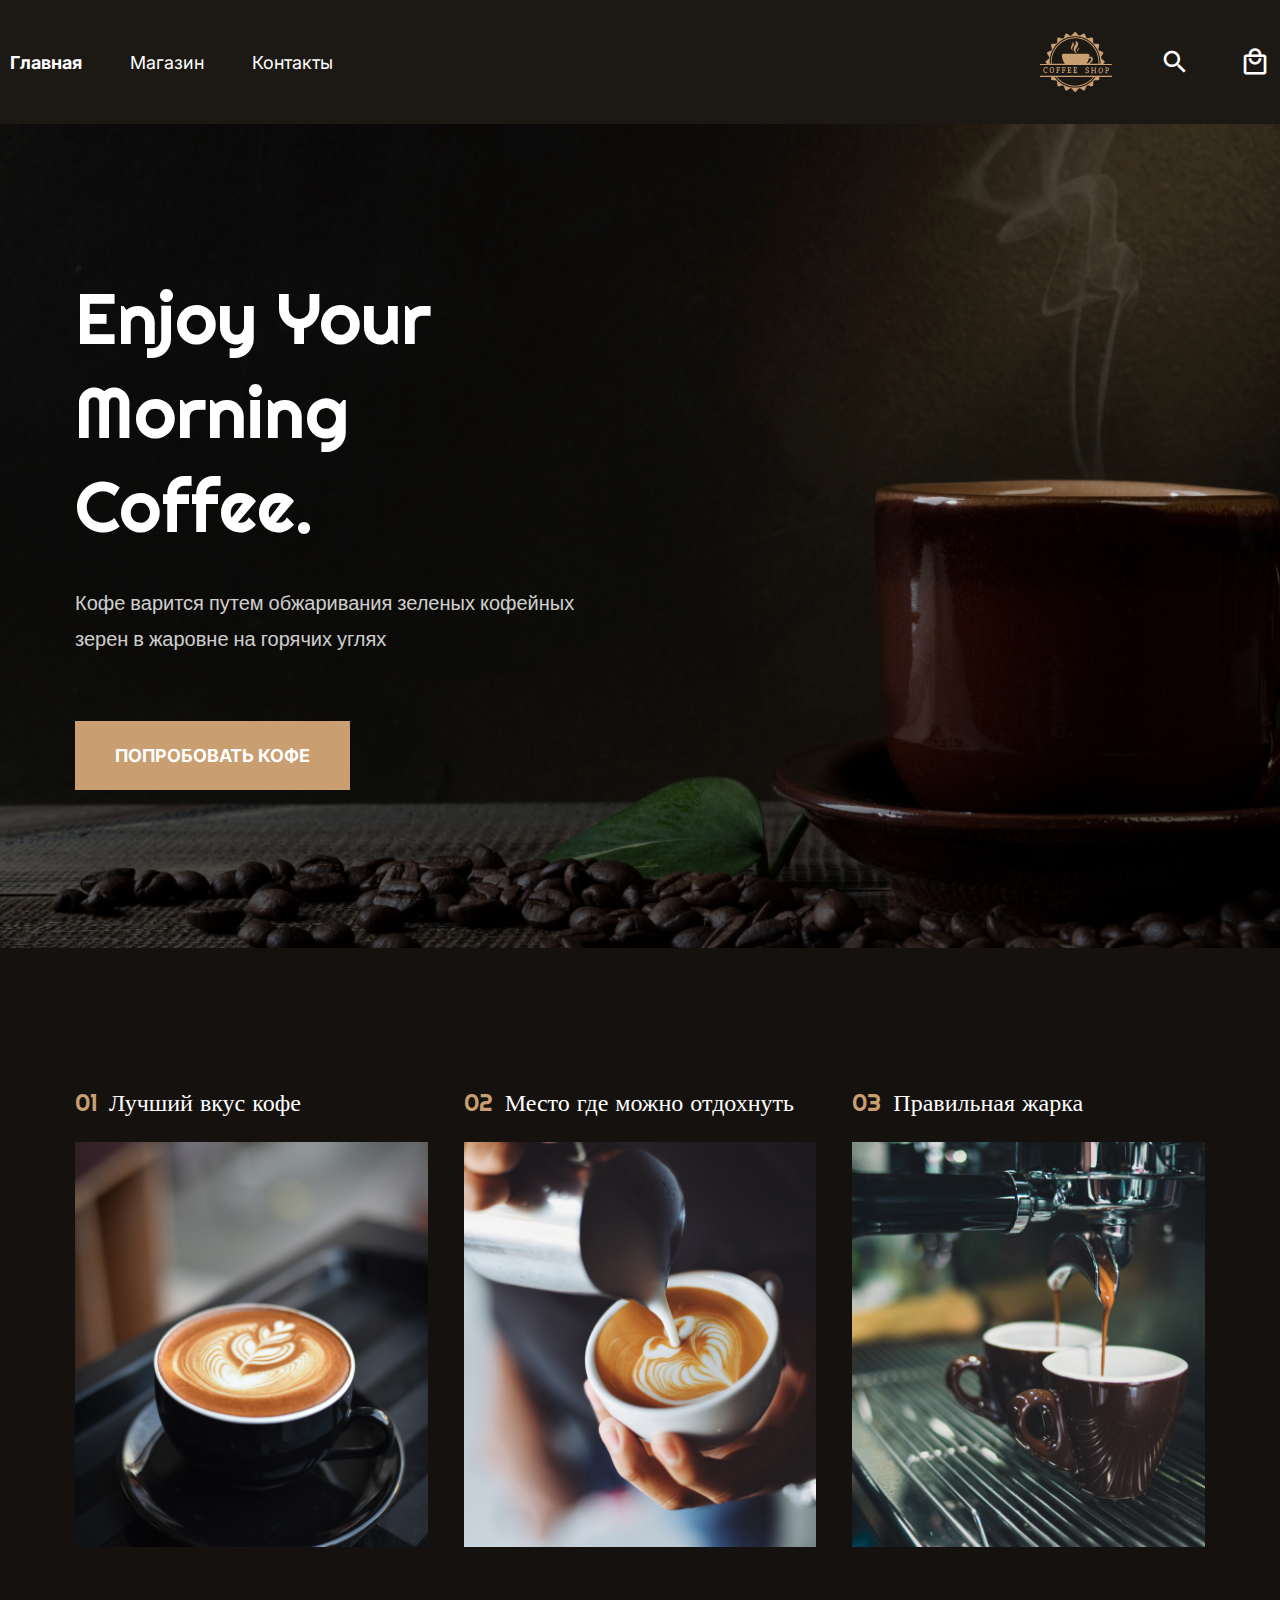
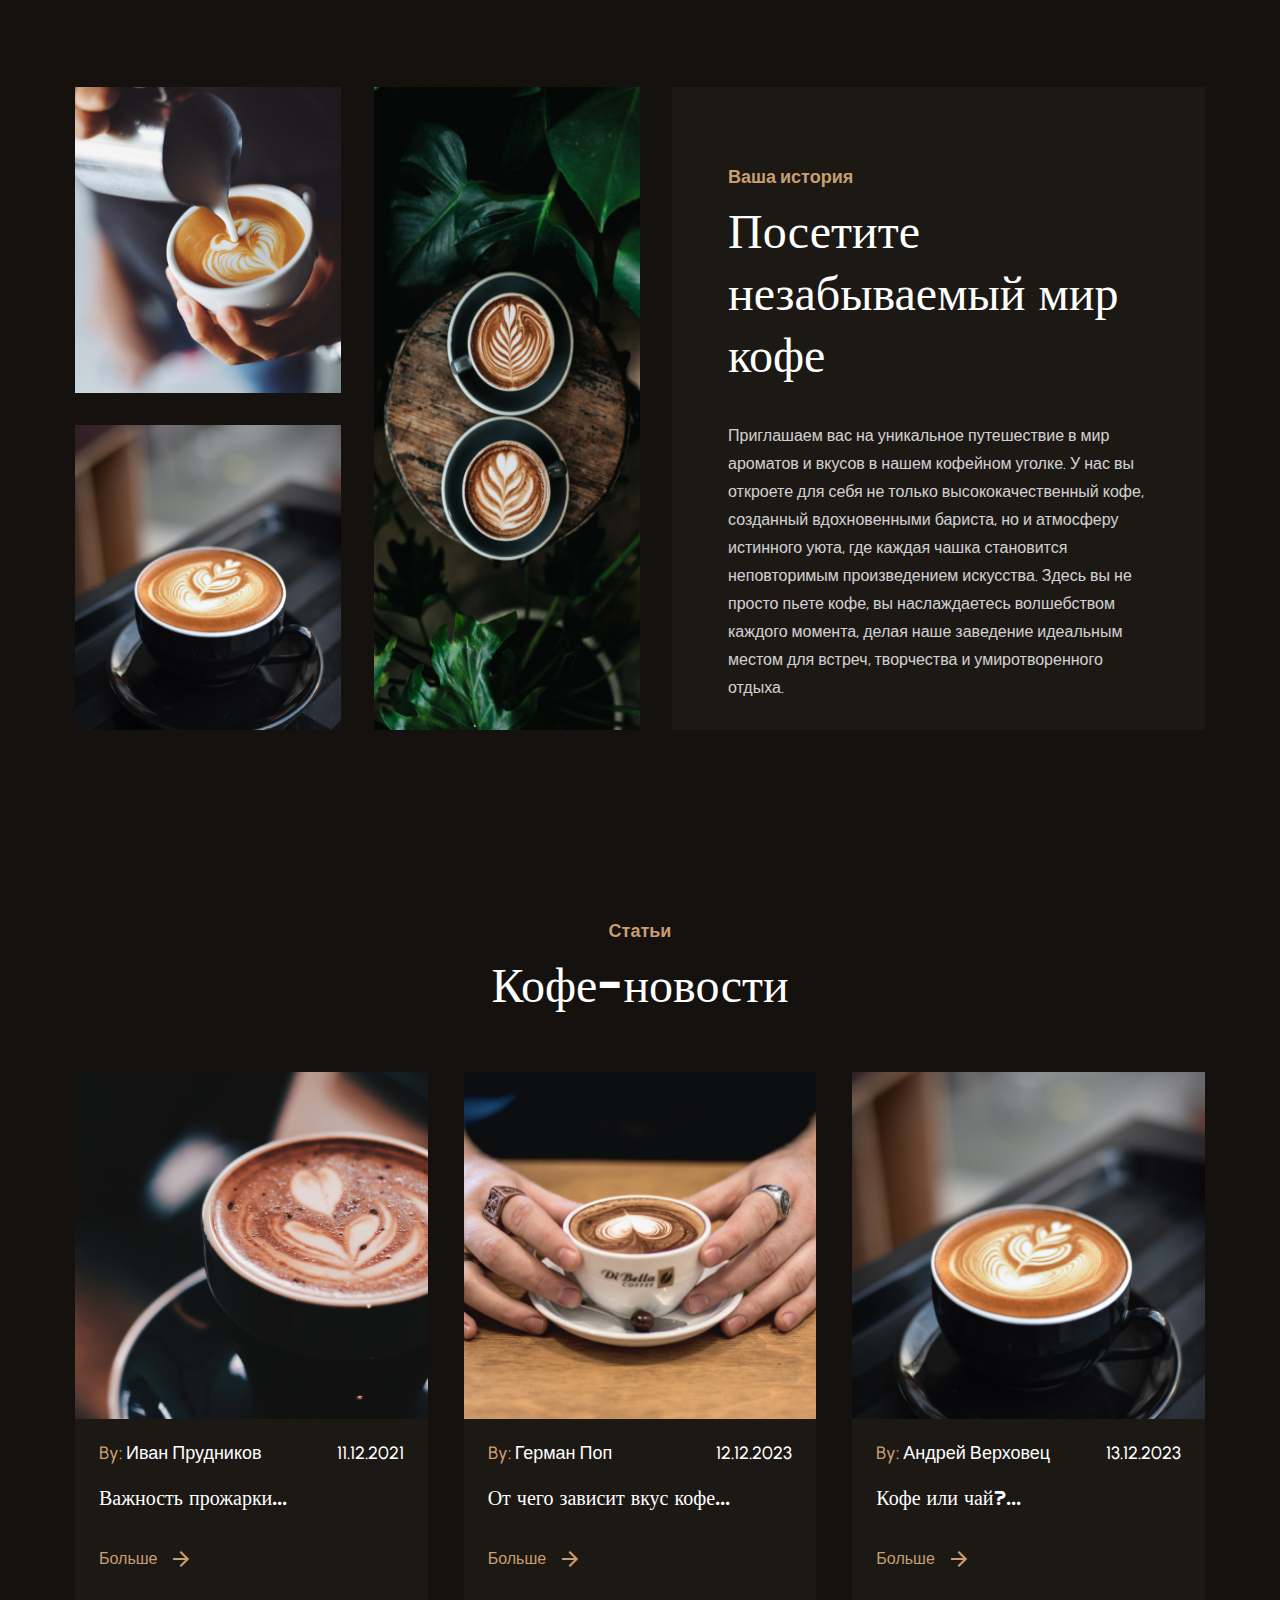
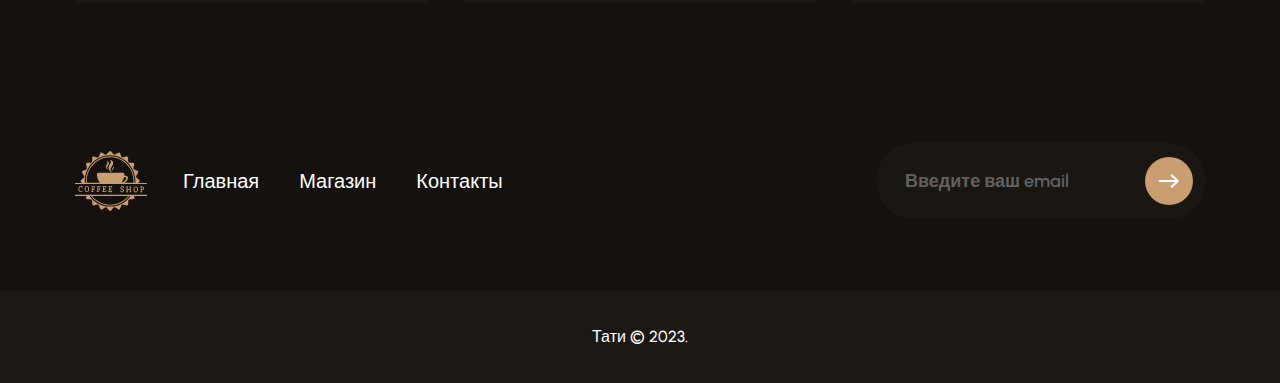
<file: index.html>
<!DOCTYPE html>
<html lang="en">
<head>
    <meta charset="UTF-8">
    <meta http-equiv="X-UA-Compatible" content="IE=edge">
    <meta name="viewport" content="width=device-width, initial-scale=1.0">
    <title>Coffeee shop</title>
    <link rel="stylesheet" href="https://fonts.googleapis.com/css2?family=Material+Icons+Outlined">
    <link rel="stylesheet" href="style.css">
</head>
<body>
    <header id="header-section">
        <div class="container container-header">
            <div class="header">
                <nav class="nav-main">
                    <ul class="nav-main__list">
                        <li class="nav-main__item">
                            <a class="nav-main__link nav-main__link_selected" href="/coffee/index.html">Главная</a>
                        </li>
                        <li class="nav-main__item">
                            <a class="nav-main__link" href="../shop.html">Магазин</a>
                        </li>
                        <li class="nav-main__item">
                            <a class="nav-main__link" href=".../contacts.html">Контакты</a>
                        </li>
                    </ul>
                    <img class="header__logo" src="img/logo.svg" alt="#">

                </nav>
                <div class="header-action">
                    <button class="header-action__search material-icons-outlined">search</button>
                    <button class="header-action__cart material-icons-outlined">local_mall</button>
                </div>
            </div>
        </div>
    </header>
    <main>
        <section id="banner-section">
            <div class="container">
                <div class="banner">
                    <div class="banner-info">
                        <h2 class="banner__header">Enjoy Your Morning Coffee.</h2>
                        <p class="banner__text">Кофе варится путем обжаривания зеленых кофейных зерен в жаровне на горячих углях</p>
                        <button class="banner__btn btn-primary">Попробовать кофе</button>
                    </div>
                </div>
            </div>
        </section>
        <div class="container">
            <ol class="features section-main">
                <li class="features__item">
                    <span class="features__item_dark">01</span>Лучший вкус кофе
                    <img class="features__img" src="img/feature-1.jpg" alt="#">
                </li>
                <li class="features__item">
                    <span class="features__item_dark">02</span>Место где можно отдохнуть
                    <img class="features__img" src="img/feature-2.jpg" alt="#">
                </li>
                <li class="features__item">
                    <span class="features__item_dark">03</span>Правильная жарка
                    <img class="features__img" src="img/feature-3.jpg" alt="#">
                </li>
            </ol>
        </div>
        <section id="history-section" class="section-main">
            <div class="container">
                <div class="history-wrap">
                    <img class="history-wrap__img" src="img/feature-2.jpg" alt="#">
                    <img class="history-wrap__img" src="img/feature-4.jpg" alt="#">
                    <img class="history-wrap__img" src="img/feature-1.jpg" alt="#">
                    <div class="history">
                        <h2 class="history__title section-title">Ваша история</h2>
                        <h3 class="history__subtitle section-subtitle">Посетите<br>
                            незабываемый мир кофе</h3>
                        <p class="history__text section__text">
                            Приглашаем вас на уникальное путешествие в мир ароматов и вкусов в нашем кофейном уголке. У нас вы откроете для себя не только высококачественный кофе, созданный вдохновенными бариста, но и атмосферу истинного уюта, где каждая чашка становится неповторимым произведением искусства. Здесь вы не просто пьете кофе, вы наслаждаетесь волшебством каждого момента, делая наше заведение идеальным местом для встреч, творчества и умиротворенного отдыха.</p>
                    </div>
                </div>
            </div>
        </section>
        <section id="section-news" class="section-main">
            <div class="container">
                <h2 class="section-title">Статьи</h2>
                <h3 class="section-subtitle">Кофе-новости</h3>
                <div class="news-wrap">
                    <div class="news">
                        <img class="news__img" src="img/news-1.jpg" alt="#">
                        <div class="news-description">
                            <div class="news-info">
                                <span class="news__author"><span class="news__author_dark">By: </span>Иван Прудников</span>
                                <time class="news__date" datetime="2021-01-21">11.12.2021</time>
                            </div>
                            <p class="news__text">Важность прожарки...</p>
                            <a class="news__link" href="#">Больше<span class="material-icons-outlined">arrow_forward</span></a>
                        </div>
                    </div>
                    <div class="news">
                        <img class="news__img" src="img/news-2.jpg" alt="#">
                        <div class="news-description">
                            <div class="news-info">
                                <span class="news__author"><span class="news__author_dark">By: </span>Герман Поп</span>
                                <time class="news__date" datetime="2021-01-21">12.12.2023</time>
                            </div>
                            <p class="news__text">От чего зависит вкус кофе...</p>
                            <a class="news__link" href="#">Больше<span class="material-icons-outlined">arrow_forward</span></a>
                        </div>
                    </div>
                    <div class="news">
                        <img class="news__img" src="img/news-3.jpg" alt="#">
                        <div class="news-description">
                            <div class="news-info">
                                <span class="news__author"><span class="news__author_dark">By: </span>Андрей Верховец</span>
                                <time class="news__date" datetime="2021-01-21">13.12.2023</time>
                            </div>
                            <p class="news__text">Кофе или чай?...</p>
                            <a class="news__link" href="#">Больше<span class="material-icons-outlined">arrow_forward</span></a>
                        </div>
                    </div>
                </div>
            </div>
        </section>
        <footer id="footer-section">
            <div class="container">
                <div class="footer">
                    <img class="footer__img" src="img/logo.svg" alt="#">
                    <ul class="footer__list">
                        <li class="footer__item">
                            <a class="footer__link" href="/coffee/index.html">Главная</a>
                        </li>
                        <li class="footer__item">
                            <a class="footer__link" href="/coffee/shop.html">Магазин</a>
                        </li>
                        <li class="footer__item">
                            <a class="footer__link" href="/coffee/contacts.html">Контакты</a>
                        </li>
                    </ul>
                    <form class="footer-form">
                        <input class="footer__input" type="email" placeholder="Введите ваш email">
                        <button class="footer-form__btn material-icons-outlined">east</button>
                    </form>
                </div>
            </div>
            <div class="footer-copyright">
                <div class="container">
                    <p class="footer-copyright__text">Тати © 2023.</p>
                </div>
            </div>
        </footer>
    </main>
</body>
</html>
</file>
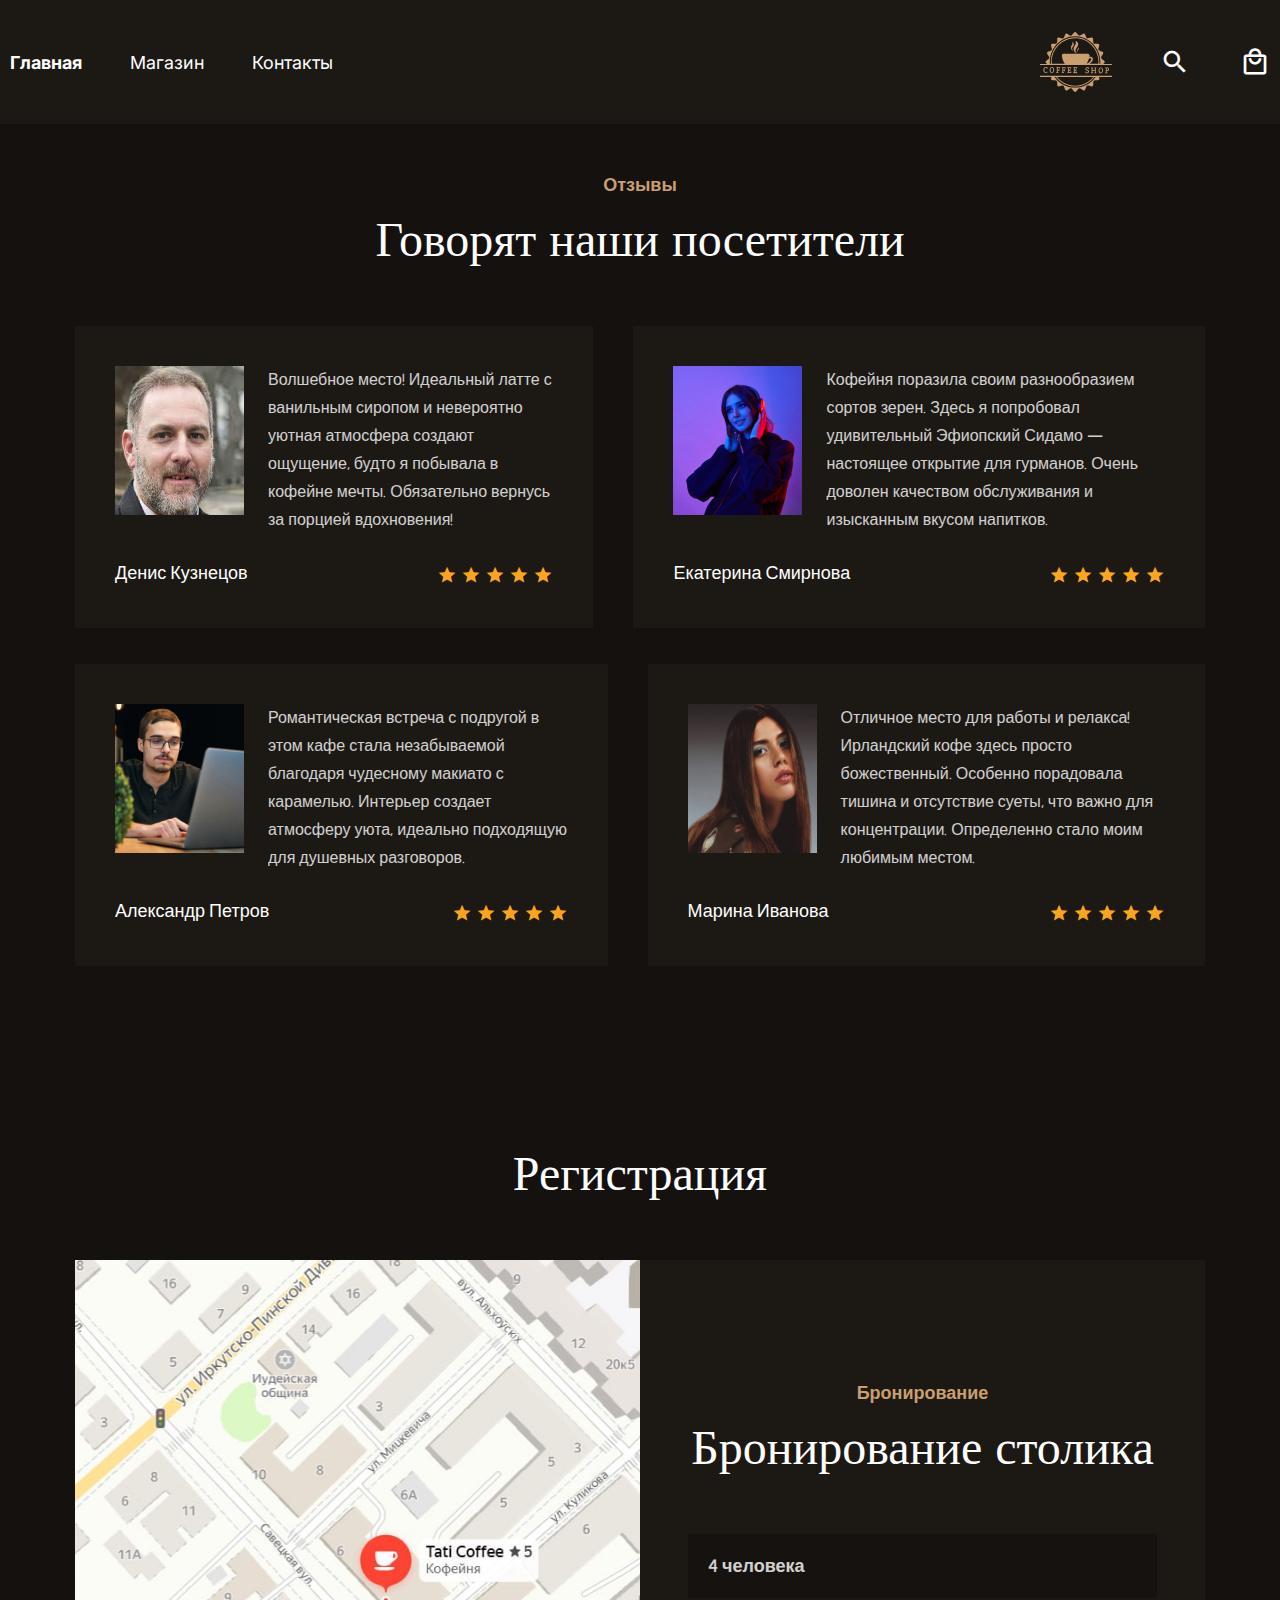
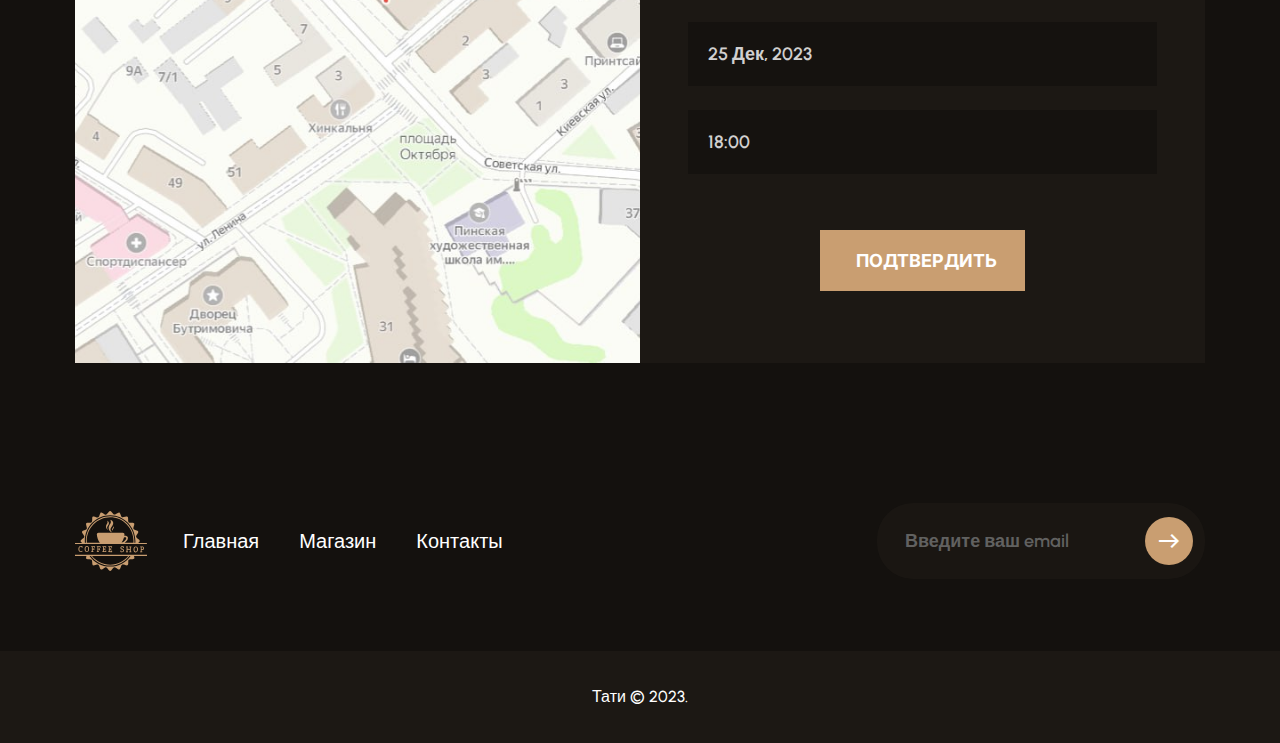
<file: contacts.html>
<!DOCTYPE html>
<html lang="en">
<head>
    <meta charset="UTF-8">
    <meta http-equiv="X-UA-Compatible" content="IE=edge">
    <meta name="viewport" content="width=device-width, initial-scale=1.0">
    <title>Coffeee shop</title>
    <link rel="stylesheet" href="https://fonts.googleapis.com/css2?family=Material+Icons+Outlined">
    <link rel="stylesheet" href="style.css">
</head>
<body>
    <header id="header-section">
        <div class="container container-header">
            <div class="header">
                <nav class="nav-main">
                    <ul class="nav-main__list">
                        <li class="nav-main__item">
                            <a class="nav-main__link nav-main__link_selected" href="/coffee/index.html">Главная</a>
                        </li>
                        <li class="nav-main__item">
                            <a class="nav-main__link" href="/coffee/shop.html">Магазин</a>
                        </li>
                        <li class="nav-main__item">
                            <a class="nav-main__link" href="/coffee/contacts.html">Контакты</a>
                        </li>
                    </ul>
                    <img class="header__logo" src="img/logo.svg" alt="#">

                </nav>
                <div class="header-action">
                    <button class="header-action__search material-icons-outlined">search</button>
                    <button class="header-action__cart material-icons-outlined">local_mall</button>
                </div>
            </div>
        </div>
    </header>
    <main>
        <section id="testimonial-section" class="section-main">
            <div class="container">
                <h2 class="section-title">Отзывы</h2>
                <h3 class="section-subtitle">Говорят наши посетители</h3>
                <div class="testimonial-wrap">
                    <div class="testimonial">
                        <div class="testimonial-data">
                            <img class="testimonial__img" src="img/отзыв1.jpg" alt="#">
                            <p class="testimonial__text section__text">Волшебное место! Идеальный латте с ванильным сиропом и невероятно уютная атмосфера создают ощущение, будто я побывала в кофейне мечты. Обязательно вернусь за порцией вдохновения!</p>
                        </div>
                        <div class="testimonial-info">
                            <div class="testimonial-person">
                                <span class="testimonial__name">Денис Кузнецов</span>
                            </div>
                            <ul class="testimonial__list rating__list">
                                <li class="rating__item material-icons-outlined">star</li>
                                <li class="rating__item material-icons-outlined">star</li>
                                <li class="rating__item material-icons-outlined">star</li>
                                <li class="rating__item material-icons-outlined">star</li>
                                <li class="rating__item material-icons-outlined">star</li>
                            </ul>
                        </div>
                    </div>
                    <div class="testimonial">
                        <div class="testimonial-data">
                            <img class="testimonial__img" src="img/testimonial-2.jpg" alt="#">
                            <p class="testimonial__text section__text">Кофейня поразила своим разнообразием сортов зерен. Здесь я попробовал удивительный Эфиопский Сидамо — настоящее открытие для гурманов. Очень доволен качеством обслуживания и изысканным вкусом напитков.</p>
                        </div>
                        <div class="testimonial-info">
                            <div class="testimonial-person">
                                <span class="testimonial__name">Екатерина Смирнова  </span>
                            </div>
                            <ul class="testimonial__list rating__list">
                                <li class="rating__item material-icons-outlined">star</li>
                                <li class="rating__item material-icons-outlined">star</li>
                                <li class="rating__item material-icons-outlined">star</li>
                                <li class="rating__item material-icons-outlined">star</li>
                                <li class="rating__item material-icons-outlined">star</li>
                            </ul>
                        </div>
                    </div>
                    
                </div>
                <div class="testimonial-wrap">
                    <div class="testimonial">
                        <div class="testimonial-data">
                            <img class="testimonial__img" src="img/testimonial-1.jpg" alt="#">
                            <p class="testimonial__text section__text">Романтическая встреча с подругой в этом кафе стала незабываемой благодаря чудесному макиато с карамелью. Интерьер создает атмосферу уюта, идеально подходящую для душевных разговоров.</p>
                        </div>
                        <div class="testimonial-info">
                            <div class="testimonial-person">
                                <span class="testimonial__name">Александр Петров</span>
                            </div>
                            <ul class="testimonial__list rating__list">
                                <li class="rating__item material-icons-outlined">star</li>
                                <li class="rating__item material-icons-outlined">star</li>
                                <li class="rating__item material-icons-outlined">star</li>
                                <li class="rating__item material-icons-outlined">star</li>
                                <li class="rating__item material-icons-outlined">star</li>
                            </ul>
                        </div>
                    </div>
                    <div class="testimonial">
                        <div class="testimonial-data">
                            <img class="testimonial__img" src="img/отзыв2.webp" alt="#">
                            <p class="testimonial__text section__text">Отличное место для работы и релакса! Ирландский кофе здесь просто божественный. Особенно порадовала тишина и отсутствие суеты, что важно для концентрации. Определенно стало моим любимым местом.</p>
                        </div>
                        <div class="testimonial-info">
                            <div class="testimonial-person">
                                <span class="testimonial__name">Марина Иванова</span>
                            </div>
                            <ul class="testimonial__list rating__list">
                                <li class="rating__item material-icons-outlined">star</li>
                                <li class="rating__item material-icons-outlined">star</li>
                                <li class="rating__item material-icons-outlined">star</li>
                                <li class="rating__item material-icons-outlined">star</li>
                                <li class="rating__item material-icons-outlined">star</li>
                            </ul>
                        </div>
                    </div>                
                </div>
            </div>
        </section>
        <h3 class="section-subtitle">Регистрация</h3>
        <section id="section-reservation" class="section-main">
            <div class="container">
                <div class="reservation-wrap">
                    <div class="reservation-map"></div>
                    <form class="reservation">
                        <h2 class="reservation__title section-title">Бронирование</h2>
                        <h3 class="reservation__subtitle section-subtitle">
                            Бронирование столика</h3>
                        <input class="reservation__input" type="text" value="4 человека">
                        <input class="reservation__input" type="text" value="25 Дек, 2023">
                        <input class="reservation__input" type="text" value="18:00">
                        <button class="reservation__btn btn-primary">подтвердить</button>
                    </form>
                </div>
            </div>
        </section>
        <footer id="footer-section">
            <div class="container">
                <div class="footer">
                    <img class="footer__img" src="img/logo.svg" alt="#">
                    <ul class="footer__list">
                        <li class="footer__item">
                            <a class="footer__link" href="/coffee/index.html">Главная</a>
                        </li>
                        <li class="footer__item">
                            <a class="footer__link" href="/coffee/shop.html">Магазин</a>
                        </li>
                        <li class="footer__item">
                            <a class="footer__link" href="/coffee/contacts.html">Контакты</a>
                        </li>
                    </ul>
                    <form class="footer-form">
                        <input class="footer__input" type="email" placeholder="Введите ваш email">
                        <button class="footer-form__btn material-icons-outlined">east</button>
                    </form>
                </div>
            </div>
            <div class="footer-copyright">
                <div class="container">
                    <p class="footer-copyright__text">Тати © 2023.</p>
                </div>
            </div>
        </footer>
    </main>
</body>
</html>
</file>
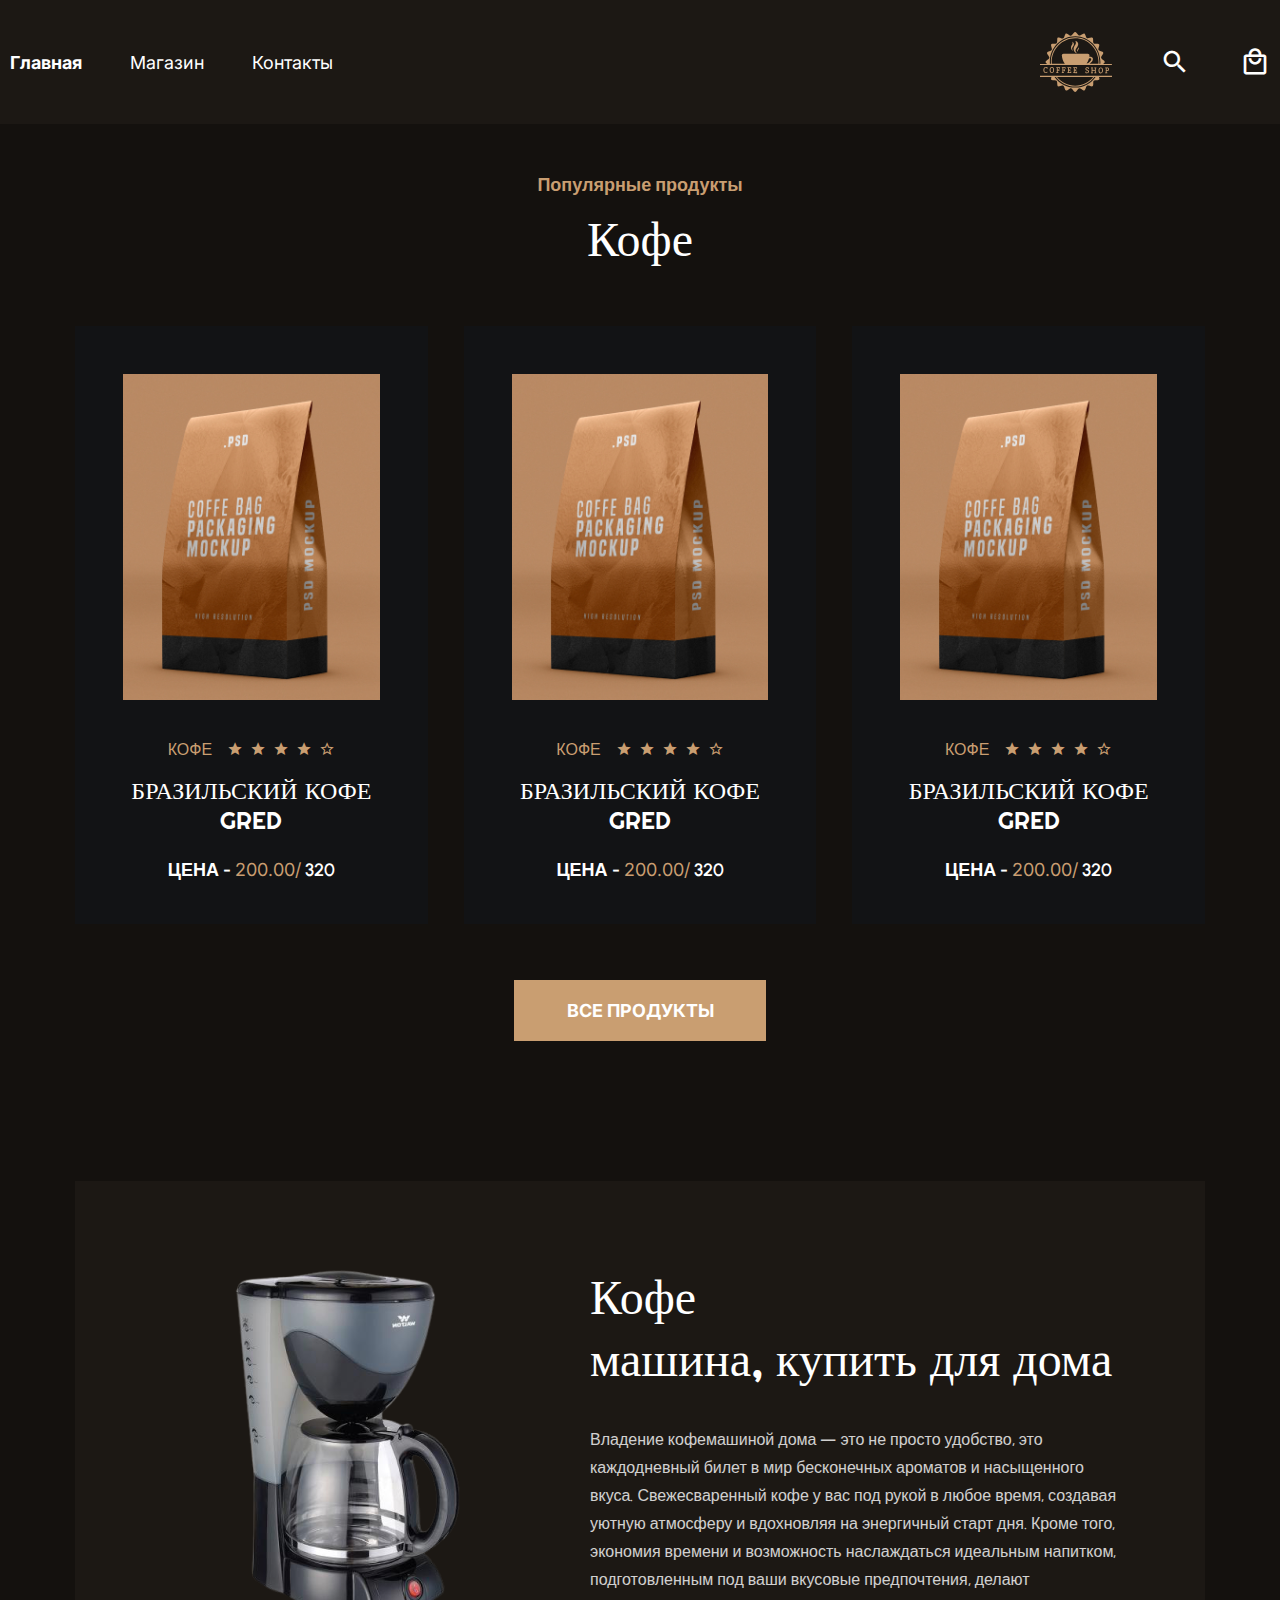
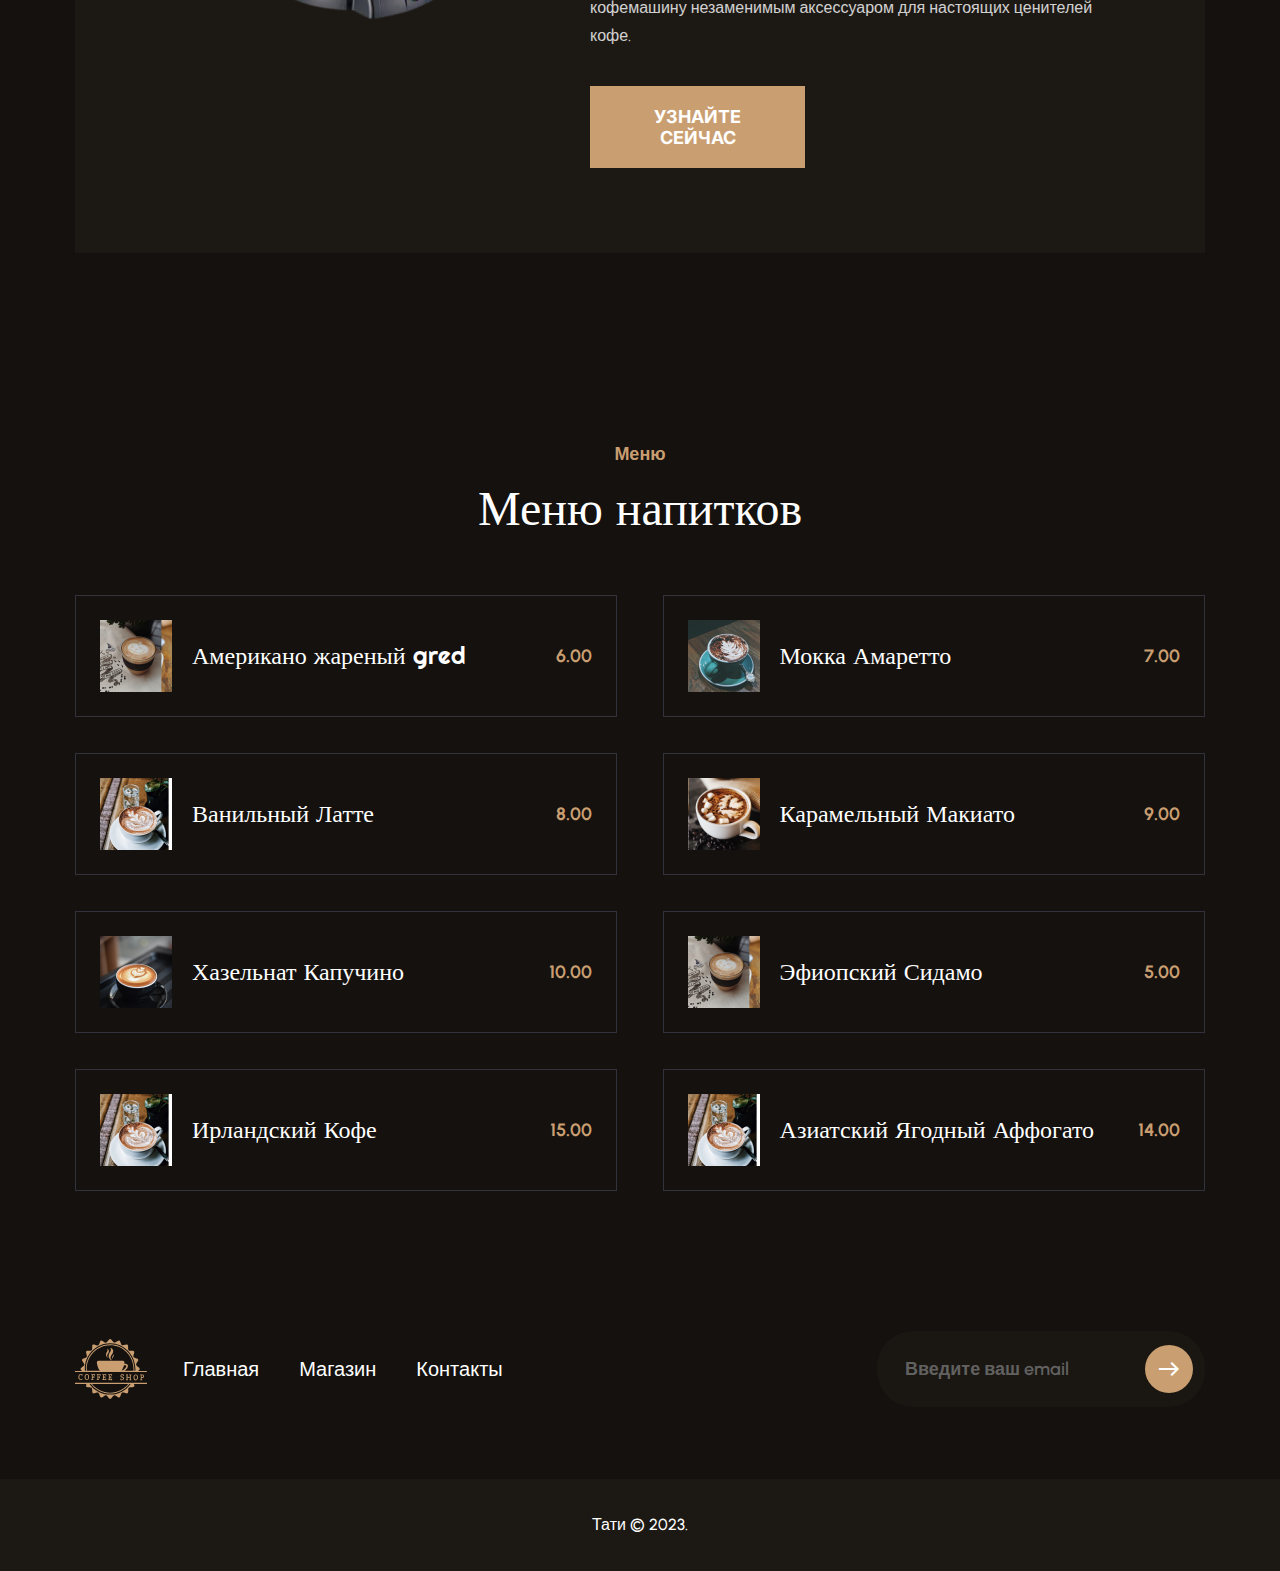
<file: shop.html>
<!DOCTYPE html>
<html lang="en">
<head>
    <meta charset="UTF-8">
    <meta http-equiv="X-UA-Compatible" content="IE=edge">
    <meta name="viewport" content="width=device-width, initial-scale=1.0">
    <title>Coffeee shop</title>
    <link rel="stylesheet" href="https://fonts.googleapis.com/css2?family=Material+Icons+Outlined">
    <link rel="stylesheet" href="style.css">
</head>
<body>
    <header id="header-section">
        <div class="container container-header">
            <div class="header">
                <nav class="nav-main">
                    <ul class="nav-main__list">
                        <li class="nav-main__item">
                            <a class="nav-main__link nav-main__link_selected" href="index.html">Главная</a>
                        </li>
                        <li class="nav-main__item">
                            <a class="nav-main__link" href="shop.html">Магазин</a>
                        </li>
                        <li class="nav-main__item">
                            <a class="nav-main__link" href="contacts.html">Контакты</a>
                        </li>
                    </ul>
                    <img class="header__logo" src="img/logo.svg" alt="#">

                </nav>
                <div class="header-action">
                    <button class="header-action__search material-icons-outlined">search</button>
                    <button class="header-action__cart material-icons-outlined">local_mall</button>
                </div>
            </div>
        </div>
    </header>
    <main>
        <section id="popular-section" class="section-main" >
            <div class="container">
                <h2 class="section-title">Популярные продукты</h2>
                <h3 class="section-subtitle">Кофе</h3>
                <div class="popular-wrap">
                    <div class="popular">
                        <img class="popular__img" src="img/popular-1.jpg" alt="#">
                        <div class="rating">
                            <h4 class="rating__title">КОФЕ</h4>
                            <ul class="rating__list">
                                <li class="rating__item material-icons-outlined">star</li>
                                <li class="rating__item material-icons-outlined">star</li>
                                <li class="rating__item material-icons-outlined">star</li>
                                <li class="rating__item material-icons-outlined">star</li>
                                <li class="rating__item material-icons-outlined">star_border</li>
                            </ul>
                        </div>
                        <h3 class="popular__title">Бразильский кофе gred</h3>
                        <b class="popular__price">Цена - <strong class="popular__price_dark">200.00/</strong> 320</b>
                        <button class="popular__btn btn-primary"><span class="material-icons-outlined">local_mall</span>Добавить в корзину</button>
                    </div>
                    <div class="popular">
                        <img class="popular__img" src="img/popular-1.jpg" alt="#">
                        <div class="rating">
                            <h4 class="rating__title">КОФЕ</h4>
                            <ul class="rating__list">
                                <li class="rating__item material-icons-outlined">star</li>
                                <li class="rating__item material-icons-outlined">star</li>
                                <li class="rating__item material-icons-outlined">star</li>
                                <li class="rating__item material-icons-outlined">star</li>
                                <li class="rating__item material-icons-outlined">star_border</li>
                            </ul>
                        </div>
                        <h3 class="popular__title">Бразильский кофе gred</h3>
                        <b class="popular__price">Цена - <strong class="popular__price_dark">200.00/</strong> 320</b>
                        <button class="popular__btn btn-primary"><span class="material-icons-outlined">local_mall</span>Добавить в корзину</button>
                    </div>
                    <div class="popular">
                        <img class="popular__img" src="img/popular-1.jpg" alt="#">
                        <div class="rating">
                            <h4 class="rating__title">КОФЕ</h4>
                            <ul class="rating__list">
                                <li class="rating__item material-icons-outlined">star</li>
                                <li class="rating__item material-icons-outlined">star</li>
                                <li class="rating__item material-icons-outlined">star</li>
                                <li class="rating__item material-icons-outlined">star</li>
                                <li class="rating__item material-icons-outlined">star_border</li>
                            </ul>
                        </div>
                        <h3 class="popular__title">Бразильский кофе gred</h3>
                        <b class="popular__price">Цена - <strong class="popular__price_dark">200.00/</strong> 320</b>
                        <button class="popular__btn btn-primary"><span class="material-icons-outlined">local_mall</span>Добавить в корзину</button>
                    </div>
                </div>
                <a class="popular__link btn-primary" href="#">Все продукты</a>
            </div>
        </section>
        <section id="discover-section" class="section-main">
            <div class="container">
                <div class="discover-wrap">
                    <img class="discover-img" src="img/discover.png" alt="#">
                    <div class="discover">
                        <h3 class="discover__title section-subtitle">Кофе<br> машина, купить для дома</h3>
                        <p class="section__text">Владение кофемашиной дома — это не просто удобство, это каждодневный билет в мир бесконечных ароматов и насыщенного вкуса. Свежесваренный кофе у вас под рукой в любое время, создавая уютную атмосферу и вдохновляя на энергичный старт дня. Кроме того, экономия времени и возможность наслаждаться идеальным напитком, подготовленным под ваши вкусовые предпочтения, делают кофемашину незаменимым аксессуаром для настоящих ценителей кофе.</p>
                        <a class="discover__link btn-primary" href="#">Узнайте сейчас</a>
                    </div>
                </div>
            </div>
        </section>
        <section id="menu-section" class="section-main">
            <div class="container">
                <h2 class="section-title">Меню</h2>
                    <h3 class="section-subtitle">Меню напитков</h3>
                <ul class="menu-wrap">
                    <li class="menu">
                        <img class="menu__img" src="img/menu-1.jpg" alt="#">
                        <h3 class="menu__title">Американо жареный gred</h3>
                        <b class="menu__price">6.00</b>
                    </li>
                    <li class="menu">
                        <img class="menu__img" src="img/menu-2.jpg" alt="#">
                        <h3 class="menu__title">Мокка Амаретто</h3>
                        <b class="menu__price">7.00</b>
                    </li>
                    <li class="menu">
                        <img class="menu__img" src="img/menu-3.jpg" alt="#">
                        <h3 class="menu__title">Ванильный Латте</h3>
                        <b class="menu__price">8.00</b>
                    </li>
                    <li class="menu">
                        <img class="menu__img" src="img/menu-4.jpg" alt="#">
                        <h3 class="menu__title">Карамельный Макиато</h3>
                        <b class="menu__price">9.00</b>
                    </li>
                    <li class="menu">
                        <img class="menu__img" src="img/menu-5.jpg" alt="#">
                        <h3 class="menu__title">Хазельнат Капучино</h3>
                        <b class="menu__price">10.00</b>
                    </li>
                    <li class="menu">
                        <img class="menu__img" src="img/menu-1.jpg" alt="#">
                        <h3 class="menu__title">Эфиопский Сидамо</h3>
                        <b class="menu__price">5.00</b>
                    </li>
                    <li class="menu">
                        <img class="menu__img" src="img/menu-3.jpg" alt="#">
                        <h3 class="menu__title">Ирландский Кофе</h3>
                        <b class="menu__price">15.00</b>
                    </li>
                    <li class="menu">
                        <img class="menu__img" src="img/menu-3.jpg" alt="#">
                        <h3 class="menu__title">Азиатский Ягодный Аффогато</h3>
                        <b class="menu__price">14.00</b>
                    </li>
                </ul>
            </div>
        </section>
        <footer id="footer-section">
            <div class="container">
                <div class="footer">
                    <img class="footer__img" src="img/logo.svg" alt="#">
                    <ul class="footer__list">
                        <li class="footer__item">
                            <a class="footer__link" href="/coffee/index.html">Главная</a>
                        </li>
                        <li class="footer__item">
                            <a class="footer__link" href="/coffee/shop.html">Магазин</a>
                        </li>
                        <li class="footer__item">
                            <a class="footer__link" href="/coffee/contacts.html">Контакты</a>
                        </li>
                    </ul>
                    <form class="footer-form">
                        <input class="footer__input" type="email" placeholder="Введите ваш email">
                        <button class="footer-form__btn material-icons-outlined">east</button>
                    </form>
                </div>
            </div>
            <div class="footer-copyright">
                <div class="container">
                    <p class="footer-copyright__text">Тати © 2023.</p>
                </div>
            </div>
        </footer>
    </main>
</body>
</html>
</file>
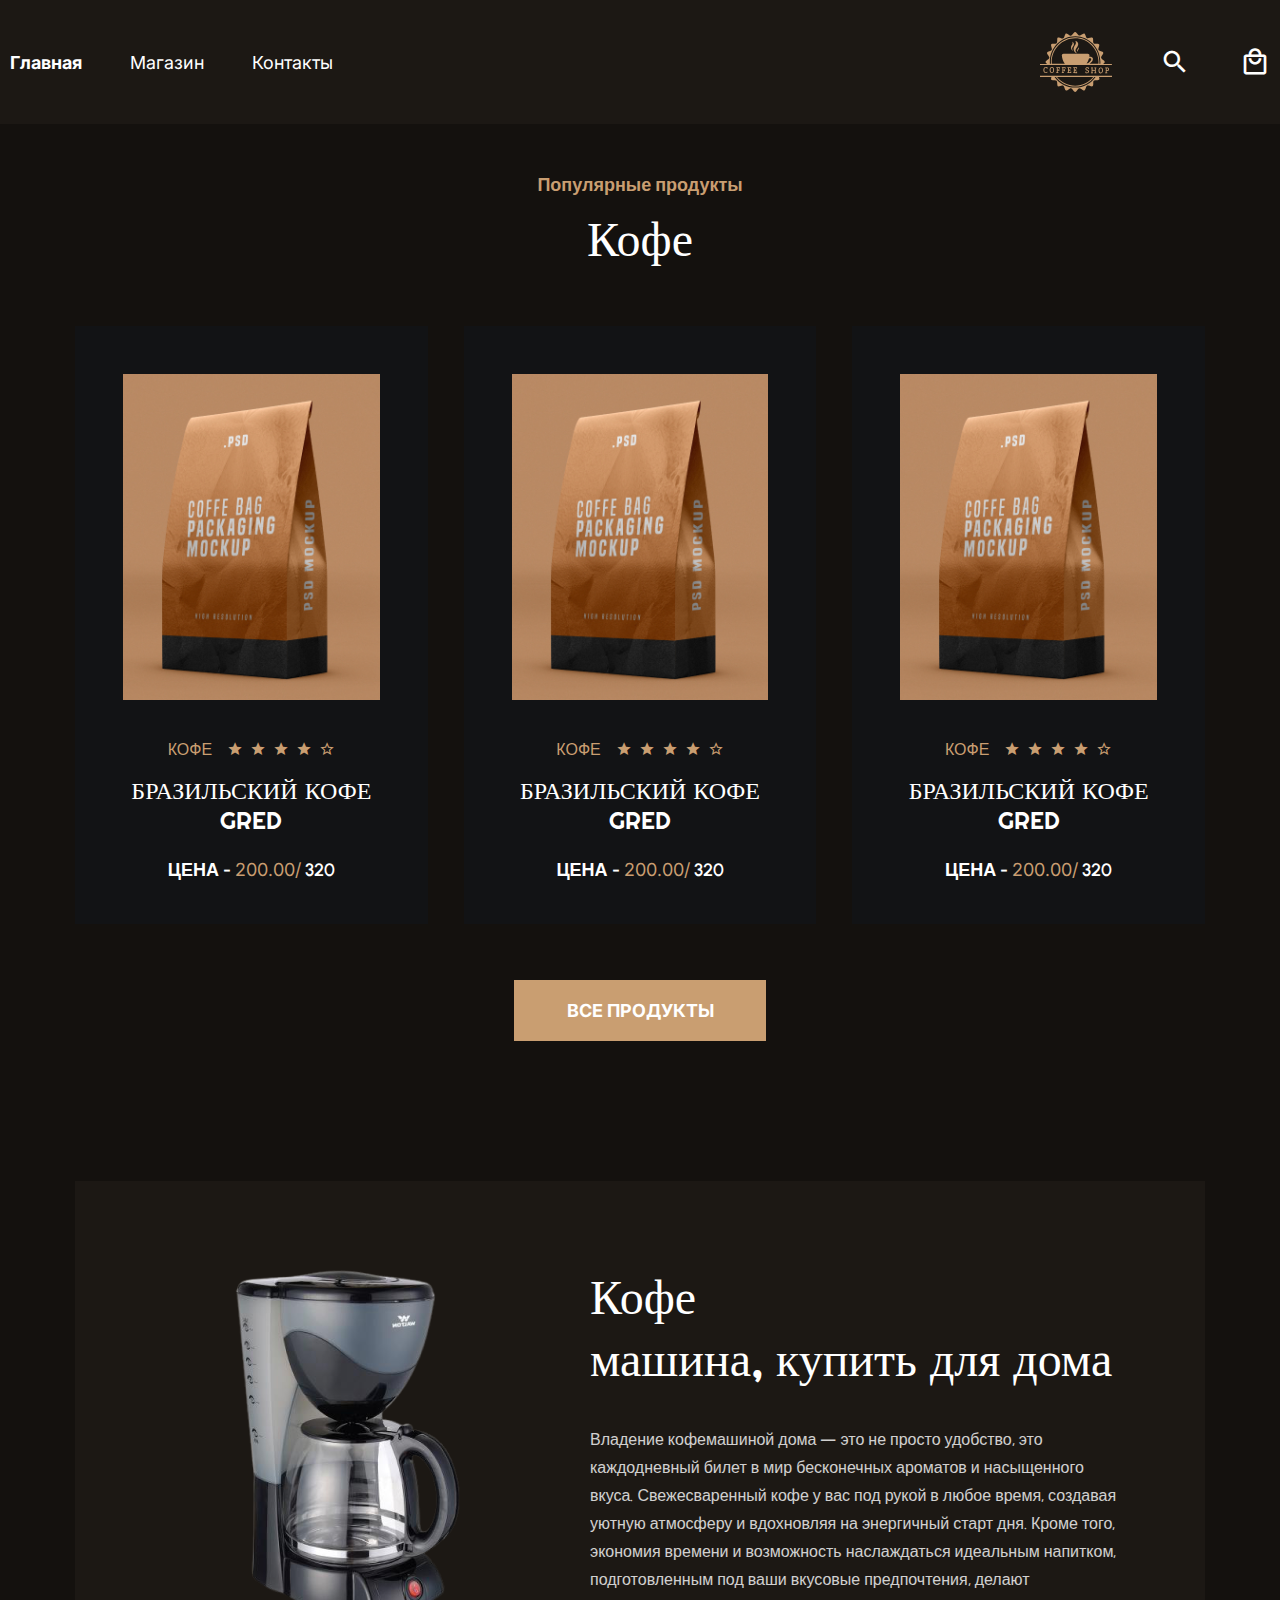
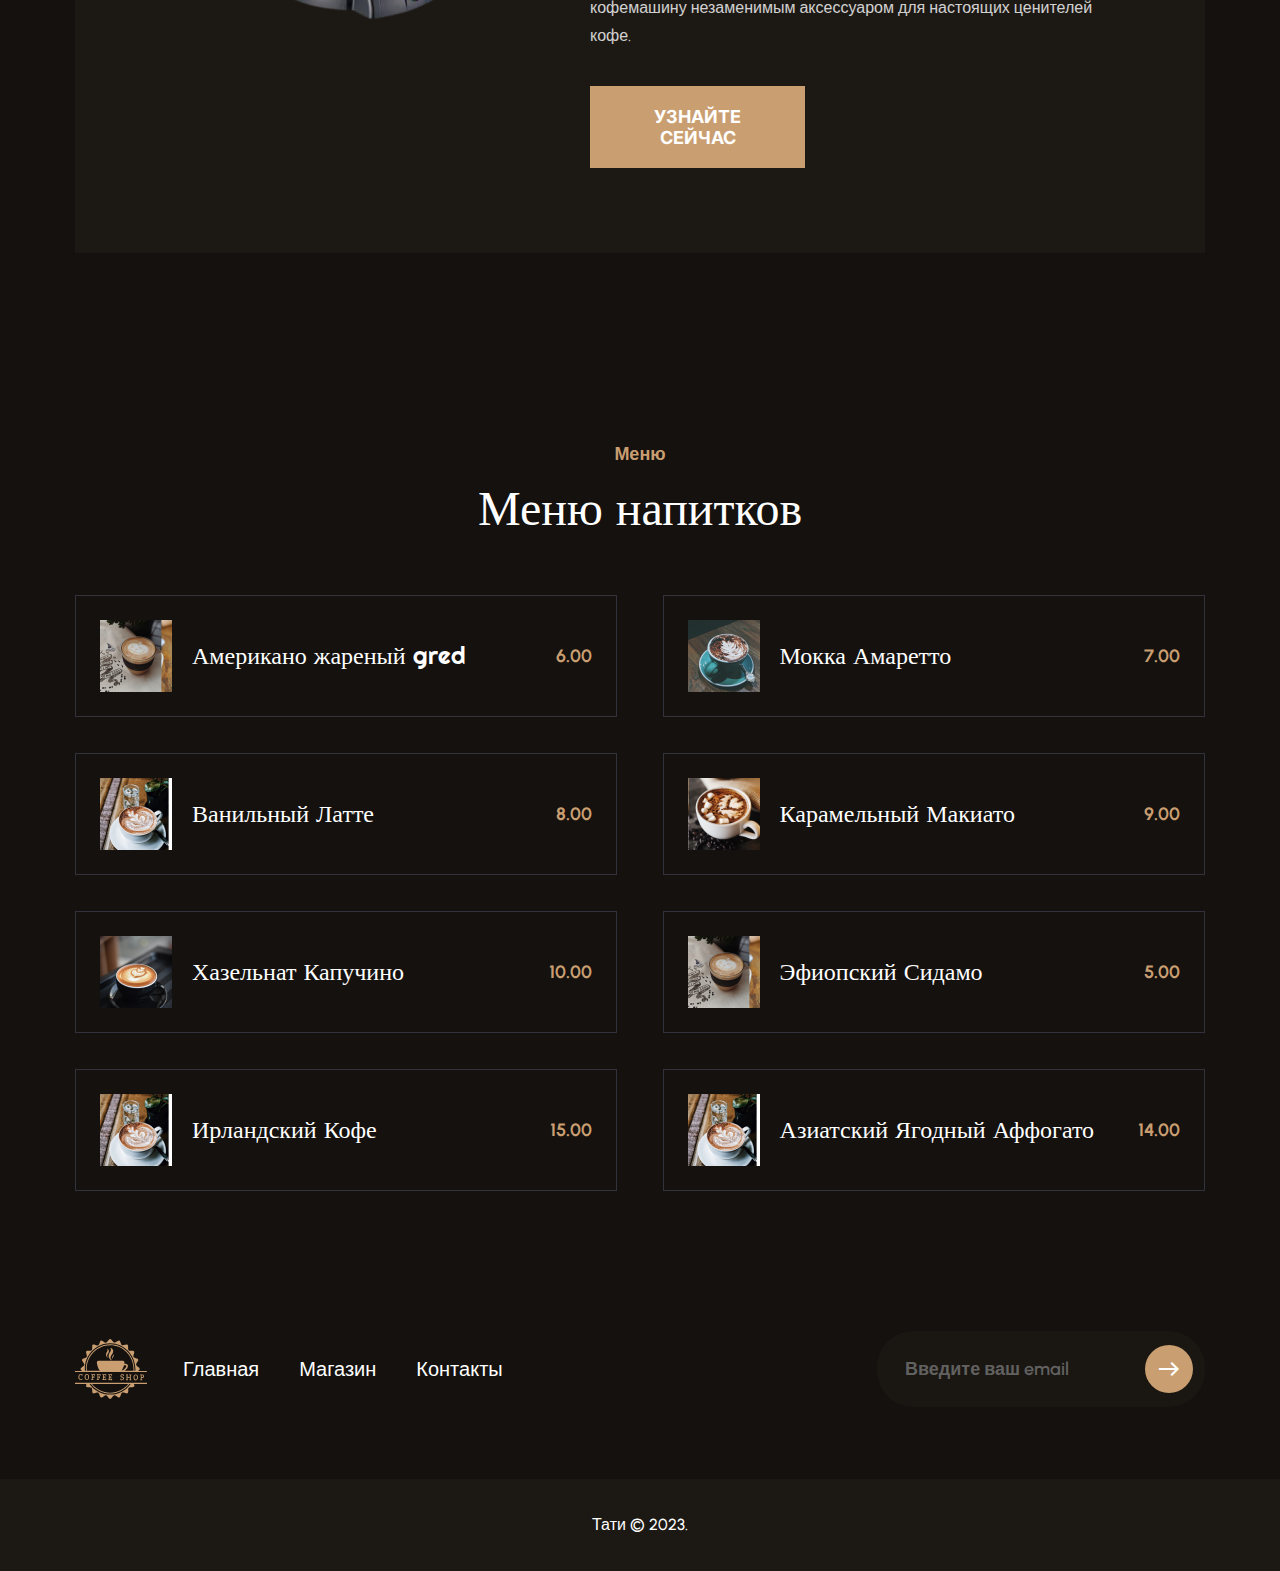
<file: tatisite/coffee/shop.html>
<!DOCTYPE html>
<html lang="en">
<head>
    <meta charset="UTF-8">
    <meta http-equiv="X-UA-Compatible" content="IE=edge">
    <meta name="viewport" content="width=device-width, initial-scale=1.0">
    <title>Coffeee shop</title>
    <link rel="stylesheet" href="https://fonts.googleapis.com/css2?family=Material+Icons+Outlined">
    <link rel="stylesheet" href="style.css">
</head>
<body>
    <header id="header-section">
        <div class="container container-header">
            <div class="header">
                <nav class="nav-main">
                    <ul class="nav-main__list">
                        <li class="nav-main__item">
                            <a class="nav-main__link nav-main__link_selected" href="/coffee/index.html">Главная</a>
                        </li>
                        <li class="nav-main__item">
                            <a class="nav-main__link" href="/coffee/shop.html">Магазин</a>
                        </li>
                        <li class="nav-main__item">
                            <a class="nav-main__link" href="/coffee/contacts.html">Контакты</a>
                        </li>
                    </ul>
                    <img class="header__logo" src="img/logo.svg" alt="#">

                </nav>
                <div class="header-action">
                    <button class="header-action__search material-icons-outlined">search</button>
                    <button class="header-action__cart material-icons-outlined">local_mall</button>
                </div>
            </div>
        </div>
    </header>
    <main>
        <section id="popular-section" class="section-main" >
            <div class="container">
                <h2 class="section-title">Популярные продукты</h2>
                <h3 class="section-subtitle">Кофе</h3>
                <div class="popular-wrap">
                    <div class="popular">
                        <img class="popular__img" src="img/popular-1.jpg" alt="#">
                        <div class="rating">
                            <h4 class="rating__title">КОФЕ</h4>
                            <ul class="rating__list">
                                <li class="rating__item material-icons-outlined">star</li>
                                <li class="rating__item material-icons-outlined">star</li>
                                <li class="rating__item material-icons-outlined">star</li>
                                <li class="rating__item material-icons-outlined">star</li>
                                <li class="rating__item material-icons-outlined">star_border</li>
                            </ul>
                        </div>
                        <h3 class="popular__title">Бразильский кофе gred</h3>
                        <b class="popular__price">Цена - <strong class="popular__price_dark">200.00/</strong> 320</b>
                        <button class="popular__btn btn-primary"><span class="material-icons-outlined">local_mall</span>Добавить в корзину</button>
                    </div>
                    <div class="popular">
                        <img class="popular__img" src="img/popular-1.jpg" alt="#">
                        <div class="rating">
                            <h4 class="rating__title">КОФЕ</h4>
                            <ul class="rating__list">
                                <li class="rating__item material-icons-outlined">star</li>
                                <li class="rating__item material-icons-outlined">star</li>
                                <li class="rating__item material-icons-outlined">star</li>
                                <li class="rating__item material-icons-outlined">star</li>
                                <li class="rating__item material-icons-outlined">star_border</li>
                            </ul>
                        </div>
                        <h3 class="popular__title">Бразильский кофе gred</h3>
                        <b class="popular__price">Цена - <strong class="popular__price_dark">200.00/</strong> 320</b>
                        <button class="popular__btn btn-primary"><span class="material-icons-outlined">local_mall</span>Добавить в корзину</button>
                    </div>
                    <div class="popular">
                        <img class="popular__img" src="img/popular-1.jpg" alt="#">
                        <div class="rating">
                            <h4 class="rating__title">КОФЕ</h4>
                            <ul class="rating__list">
                                <li class="rating__item material-icons-outlined">star</li>
                                <li class="rating__item material-icons-outlined">star</li>
                                <li class="rating__item material-icons-outlined">star</li>
                                <li class="rating__item material-icons-outlined">star</li>
                                <li class="rating__item material-icons-outlined">star_border</li>
                            </ul>
                        </div>
                        <h3 class="popular__title">Бразильский кофе gred</h3>
                        <b class="popular__price">Цена - <strong class="popular__price_dark">200.00/</strong> 320</b>
                        <button class="popular__btn btn-primary"><span class="material-icons-outlined">local_mall</span>Добавить в корзину</button>
                    </div>
                </div>
                <a class="popular__link btn-primary" href="#">Все продукты</a>
            </div>
        </section>
        <section id="discover-section" class="section-main">
            <div class="container">
                <div class="discover-wrap">
                    <img class="discover-img" src="img/discover.png" alt="#">
                    <div class="discover">
                        <h3 class="discover__title section-subtitle">Кофе<br> машина, купить для дома</h3>
                        <p class="section__text">Владение кофемашиной дома — это не просто удобство, это каждодневный билет в мир бесконечных ароматов и насыщенного вкуса. Свежесваренный кофе у вас под рукой в любое время, создавая уютную атмосферу и вдохновляя на энергичный старт дня. Кроме того, экономия времени и возможность наслаждаться идеальным напитком, подготовленным под ваши вкусовые предпочтения, делают кофемашину незаменимым аксессуаром для настоящих ценителей кофе.</p>
                        <a class="discover__link btn-primary" href="#">Узнайте сейчас</a>
                    </div>
                </div>
            </div>
        </section>
        <section id="menu-section" class="section-main">
            <div class="container">
                <h2 class="section-title">Меню</h2>
                    <h3 class="section-subtitle">Меню напитков</h3>
                <ul class="menu-wrap">
                    <li class="menu">
                        <img class="menu__img" src="img/menu-1.jpg" alt="#">
                        <h3 class="menu__title">Американо жареный gred</h3>
                        <b class="menu__price">6.00</b>
                    </li>
                    <li class="menu">
                        <img class="menu__img" src="img/menu-2.jpg" alt="#">
                        <h3 class="menu__title">Мокка Амаретто</h3>
                        <b class="menu__price">7.00</b>
                    </li>
                    <li class="menu">
                        <img class="menu__img" src="img/menu-3.jpg" alt="#">
                        <h3 class="menu__title">Ванильный Латте</h3>
                        <b class="menu__price">8.00</b>
                    </li>
                    <li class="menu">
                        <img class="menu__img" src="img/menu-4.jpg" alt="#">
                        <h3 class="menu__title">Карамельный Макиато</h3>
                        <b class="menu__price">9.00</b>
                    </li>
                    <li class="menu">
                        <img class="menu__img" src="img/menu-5.jpg" alt="#">
                        <h3 class="menu__title">Хазельнат Капучино</h3>
                        <b class="menu__price">10.00</b>
                    </li>
                    <li class="menu">
                        <img class="menu__img" src="img/menu-1.jpg" alt="#">
                        <h3 class="menu__title">Эфиопский Сидамо</h3>
                        <b class="menu__price">5.00</b>
                    </li>
                    <li class="menu">
                        <img class="menu__img" src="img/menu-3.jpg" alt="#">
                        <h3 class="menu__title">Ирландский Кофе</h3>
                        <b class="menu__price">15.00</b>
                    </li>
                    <li class="menu">
                        <img class="menu__img" src="img/menu-3.jpg" alt="#">
                        <h3 class="menu__title">Азиатский Ягодный Аффогато</h3>
                        <b class="menu__price">14.00</b>
                    </li>
                </ul>
            </div>
        </section>
        <footer id="footer-section">
            <div class="container">
                <div class="footer">
                    <img class="footer__img" src="img/logo.svg" alt="#">
                    <ul class="footer__list">
                        <li class="footer__item">
                            <a class="footer__link" href="/coffee/index.html">Главная</a>
                        </li>
                        <li class="footer__item">
                            <a class="footer__link" href="/coffee/shop.html">Магазин</a>
                        </li>
                        <li class="footer__item">
                            <a class="footer__link" href="/coffee/contacts.html">Контакты</a>
                        </li>
                    </ul>
                    <form class="footer-form">
                        <input class="footer__input" type="email" placeholder="Введите ваш email">
                        <button class="footer-form__btn material-icons-outlined">east</button>
                    </form>
                </div>
            </div>
            <div class="footer-copyright">
                <div class="container">
                    <p class="footer-copyright__text">Тати © 2023.</p>
                </div>
            </div>
        </footer>
    </main>
</body>
</html>
</file>
<file: style.css>
@import url('https://fonts.googleapis.com/css2?family=Inter:wght@400;700&family=Righteous&family=Urbanist:wght@500;600&display=swap');

* {
    margin: 0;
    padding: 0;
    box-sizing: border-box;
}
body {
    color: #FFFFFF;
    font: 500 16px/28px 'Urbanist', Arial, Helvetica, sans-serif;
    background-color: #14110E;
}
a {
    color: inherit;
    text-decoration: none;
    transition: .4s;
}
ul li, 
ol li {
    list-style-type: none;
}
img {
    max-width: 100%;
    max-height: 100%;
}
button {
    display: block;
    border: none;
    color: inherit;
    font: inherit;
    background-color: transparent;
    transition: .4s;
    cursor: pointer;
}
.btn-primary {
    padding: 20px 36px;
    font: 700 18px 'Inter', Arial, Helvetica, sans-serif;
    text-align: center;
    text-transform: uppercase;
    background-color: #C99E71;
}
.btn-primary:hover {
    background-color: #bd864b;
}
input {
    display: block;
    padding: 16px 20px;
    border: none;
    outline: none;
    color: inherit;
    font: 600 18px/32px 'Urbanist', Arial, Helvetica, sans-serif;
    opacity: 0.8;
    background-color: #14110E;
}
.container {
    max-width: 1340px;
    margin: 0 auto;
    padding: 0 75px;
}
.container-header {
    padding: 0 10px;
}
.section-main {
    padding-bottom: 140px;
}
.section-title {
    margin-bottom: 12px;
    margin-top: 50px;
    color: #C99E71;
    font: 600 18px/22px 'Urbanist', Arial, Helvetica, sans-serif;
    text-align: center;
}
.section-subtitle {
    margin-bottom: 56px;
    font: 48px/62px 'Righteous', cursive;
    text-align: center;
}
.section__text {
    opacity: 0.8;
    text-transform: capitalize;
}

/* Header */
#header-section {
    padding: 32px 0;
    background-color: #1C1814;
}
.header,
.nav-main,
.nav-main__list,
.header-action {
    display: flex;
    justify-content: space-between;
    align-items: center;
}
.nav-main {
    flex-grow: 1;
}
.nav-main__list {
    gap: 48px;
    font: 400 18px 'Inter', Arial, Helvetica, sans-serif;
}
.nav-main__link_selected {
    color: #ffffff;
    font-weight: 700;
    cursor: default;
}
.nav-main__link:hover,
.header-action__search:hover,
.header-action__cart:hover {
    color: #C99E71;
}
.header__logo,
.footer__img {
    width: 72px;
    height: 60px;
}
.header-action {
    gap: 50px;
    margin-left: 48px;
}
.header-action__search,
.header-action__cart {
    font-size: 30px;
}

/* Banner */
#banner-section {
    background: url(/img/banner.jpg) 50% 0%/cover no-repeat;
}
.banner {
    display: flex;
    justify-content: space-between;
    padding: 147px 0 158px;
}
.banner-info {
    max-width: 530px;
}
.banner__header {
    font: 72px/94px 'Righteous', cursive;
}
.banner__text {
    margin: 32px 0 64px;
    font-size: 20px;
    line-height: 36px;
    opacity: 0.8;
    text-transform: none;
}
.banner__btn {
    padding: 24px 40px;
}
.banner-video__btn {
    position: relative;
    display: flex;
    align-items: flex-end;
    align-self: flex-end;
    height: 110px;
    font: 400 16px 'Inter', Arial, Helvetica, sans-serif;
    text-transform: uppercase;
}
.banner-video__btn:hover {
    color: #C99E71;
}
.banner-video__btn::before {
    position: absolute;
    content: '';
    top: 0;
    left: 50%;
    width: 66px;
    height: 66px;
    border: 2px solid #fff;
    border-radius: 50%;
    background: url(../img/play.svg) 50%/14px 18px no-repeat;
    transform: translateX(-50%);
}

/* Features */
.features {
    display: flex;
    justify-content: space-between;
    gap: 36px;
    padding-top: 140px;
}
.features__item {
    font: 24px/30px 'Righteous', cursive;
}
.features__item_dark {
    margin-right: 12px;
    color: #C99E71;
}
.features__img {
    display: block;
    margin-top: 24px;
}

/* History */
.history-wrap {
    display: grid;
    grid-template-columns: 1fr 1fr 2fr;
    grid-template-rows: repeat(1fr, 2);
    align-items: stretch;
    gap: 32px;
}
.history-wrap__img:first-child {
    grid-column: 1/2;
    grid-row: 1/2;
}
.history-wrap__img:nth-child(2) {
    grid-column: 2/3;
    grid-row: 1/3;
}
.history-wrap__img:last-child {
    grid-column: 1/2;
    grid-row: 2/3;
}
.history {
    display: flex;
    flex-direction: column;
    justify-content: center;
    grid-column: 3/4;
    grid-row: 1/3;
    padding: 0 56px;
    background-color: #1C1814;
}
.history__text{
    text-transform:  none;
}
.history__title,
.history__subtitle {
    text-align: left;
}
.history__subtitle {
    margin-bottom: 36px;
}

/* Popular */
.popular-wrap {
    display: flex;
    justify-content: space-between;
    gap: 36px;
    margin-bottom: 56px;
}
.popular {
    padding: 48px 48px 40px 48px;
    background-color: #121315;
    text-align: center;
    text-transform: uppercase;
}
.popular__img {
    display: block;
    margin-bottom: 36px;
}
.rating {
    display: flex;
    justify-content: center;
    gap: 15px;
    color: #C99E71;
}
.rating__title {
    font-weight: 500;
}
.rating__list {
    display: flex;
    justify-content: space-between;
    gap: 7px;
}
.rating__item {
    font-size: 16px;
    line-height: 26px;
}
.popular__title {
    margin: 12px 0 20px;
    font: 24px/30px 'Righteous', cursive;
}
.popular__price {
    display: block;
    font-size: 18px;
    font-weight: 600;
}
.popular__price_dark {
    color: #C99E71;
    font: 400 18px 'Inter', Arial, Helvetica, sans-serif;
}
.popular__btn {
    display: none;
    justify-content: center;
    align-items: center;
    gap: 15px;
    width: 170px;
    margin: 38px auto 0;
    padding: 13px 0;
    font: 600 18px/22px 'Urbanist', Arial, Helvetica, sans-serif;
    text-transform: none;
}
.popular:hover .rating,
.popular:hover .popular__price {
    display: none;
}
.popular:hover .popular__btn {
    display: flex;
}
.popular__link {
    display: block;
    width: 252px;
    margin: 0 auto;
}

/* Discover */
.discover-wrap {
    display: flex;
    justify-content: space-between;
    gap: 50px;
    padding: 85px 80px;
    background-color: #1C1814;
}
.discover-img {
    display: block;
    margin: 0 auto;
    max-height: 359px;
}
.discover {
    max-width: 535px;
}
.discover__title {
    margin-bottom: 36px;
    text-align: left;
}
.discover__link {
    display: block;
    width: 215px;
    margin-top: 36px;
}
.section__text{
    text-transform: none;
}

/* Menu */
.menu-wrap {
    display: flex;
    justify-content: space-between;
    flex-wrap: wrap;
    row-gap: 36px;
}
.menu {
    display: flex;
    align-items: center;
    gap: 20px;
    width: 48%;
    padding: 24px;
    border: 1px solid #32323D;
}
.menu__img {
    width: 72px;
    height: 72px;
}
.menu__title {
    font: 24px/30px 'Righteous', cursive;
}
.menu__price {
    display: block;
    margin-left: auto;
    color: #C99E71;
    font-size: 18px;
}

/* Testimonial */
.testimonial-wrap {
    display: flex;
    justify-content: space-between;
    gap: 40px;
    margin-bottom: 36px;
}
.testimonial {
    padding: 40px;
    background-color: #1C1814;
}
.testimonial-data,
.testimonial-info {
    display: flex;
    justify-content: space-between;
    gap: 24px;
}
.testimonial__img {
    display: block;
    width: 129px;
    height: 149px;
}
.testimonial-info {
    margin-top: 28px;
}
.testimonial__name {
    display: block;
    margin-bottom: 4px;
    font-size: 18px;
    line-height: 22px;
}
.testimonial__position {
    font-size: 14px;
    line-height: 25px;
    opacity: 0.5;
}
.testimonial__list {
    gap: 4px;
}
.testimonial__list .rating__item {
    align-self: flex-end;
    color: #FAA61A;
    font-size: 20px;
}
.testimonial-action,
.testimonial-btn-wrap {
    display: flex;
    justify-content: space-between;
    align-items: center;
}
.testimonial-count__text {
    display: block;
    margin-bottom: 20px;
    color: #C99E71;
    font-size: 20px;
}
.testimonial-count__progress {
    appearance: none;
    width: 120px;
    height: 4px;
}
.testimonial-count__progress::-webkit-progress-bar {
    background-color: #2B2926;
}
.testimonial-count__progress::-webkit-progress-value {
    border-radius: 3px;
    background-color: #C99E71;
}
.testimonial-btn-wrap {
    gap: 16px;
}
.testimonial-btn {
    width: 56px;
    height: 56px;
    border-radius: 50%;
    cursor: default;
}
.testimonial-btn_active {
    color: #010102;
    background-color: #C99E71;
    cursor: pointer;
}
.testimonial-btn_active:hover {
    background-color: #bd864b;
}

/* Reservation */
.reservation-wrap {
    display: flex;
    justify-content: space-between;
}
.reservation-map {
    width: 50%;
    background: url(/img/geo.jpg) 50% 0%/cover no-repeat;
}
.reservation {
    width: 50%;
    padding: 72px 48px;
    background-color: #1C1814;
}
.reservation__input {
    width: 100%;
    margin-bottom: 24px;
}
.reservation__btn {
    width: 205px;
    margin: 56px auto 0;
}

/* News */
.news-wrap,
.news-info {
    display: flex;
    justify-content: space-between;
    gap: 36px;
}
.news__img {
    display: block;
}
.news-description {
    padding: 20px 24px 30px 24px;
    background-color: #1C1814;
}
.news-info {
    margin-bottom: 16px;
    font-size: 18px;
}
.news__author_dark {
    color: #C99E71;
}
.news__text {
    margin-bottom: 32px;
    font: 20px/30px 'Righteous', cursive;
}
.news__link {
    display: flex;
    align-items: center;
    gap: 12px;
    color: #C99E71;
}
.news__link:hover {
    color: #bd864b;
}

/* Footer */
.footer {
    display: flex;
    flex-wrap: wrap;
    align-items: center;
    row-gap: 5px;
}
.footer__img {
    margin-right: 36px;
}
.footer__list {
    display: flex;
    justify-content: space-between;
    gap: 40px;
    font-size: 20px;
}
.footer__link:hover {
    color: #C99E71;
}
.footer-form {
    position: relative;
    width: 328px;
    margin-left: auto;
}
.footer__input {
    width: 100%;
    padding: 22px 70px 22px 28px;
    border-radius: 36px;
    background-color: #1C1814;
}
.footer-form__btn {
    position: absolute;
    top: 50%;
    right: 12px;
    width: 48px;
    height: 48px;
    border-radius: 50%;
    background-color: #C99E71;
    transform: translateY(-50%);
}
.footer-form__btn:hover {
    background-color: #C99E71;
}
.footer-copyright {
    margin-top: 72px;
    padding: 32px 0;
    text-align: center;
    background-color: #1C1814;
}
</file>
<file: tatisite/coffee/style.css>
@import url('https://fonts.googleapis.com/css2?family=Inter:wght@400;700&family=Righteous&family=Urbanist:wght@500;600&display=swap');

* {
    margin: 0;
    padding: 0;
    box-sizing: border-box;
}
body {
    color: #FFFFFF;
    font: 500 16px/28px 'Urbanist', Arial, Helvetica, sans-serif;
    background-color: #14110E;
}
a {
    color: inherit;
    text-decoration: none;
    transition: .4s;
}
ul li, 
ol li {
    list-style-type: none;
}
img {
    max-width: 100%;
    max-height: 100%;
}
button {
    display: block;
    border: none;
    color: inherit;
    font: inherit;
    background-color: transparent;
    transition: .4s;
    cursor: pointer;
}
.btn-primary {
    padding: 20px 36px;
    font: 700 18px 'Inter', Arial, Helvetica, sans-serif;
    text-align: center;
    text-transform: uppercase;
    background-color: #C99E71;
}
.btn-primary:hover {
    background-color: #bd864b;
}
input {
    display: block;
    padding: 16px 20px;
    border: none;
    outline: none;
    color: inherit;
    font: 600 18px/32px 'Urbanist', Arial, Helvetica, sans-serif;
    opacity: 0.8;
    background-color: #14110E;
}
.container {
    max-width: 1340px;
    margin: 0 auto;
    padding: 0 75px;
}
.container-header {
    padding: 0 10px;
}
.section-main {
    padding-bottom: 140px;
}
.section-title {
    margin-bottom: 12px;
    margin-top: 50px;
    color: #C99E71;
    font: 600 18px/22px 'Urbanist', Arial, Helvetica, sans-serif;
    text-align: center;
}
.section-subtitle {
    margin-bottom: 56px;
    font: 48px/62px 'Righteous', cursive;
    text-align: center;
}
.section__text {
    opacity: 0.8;
    text-transform: capitalize;
}

/* Header */
#header-section {
    padding: 32px 0;
    background-color: #1C1814;
}
.header,
.nav-main,
.nav-main__list,
.header-action {
    display: flex;
    justify-content: space-between;
    align-items: center;
}
.nav-main {
    flex-grow: 1;
}
.nav-main__list {
    gap: 48px;
    font: 400 18px 'Inter', Arial, Helvetica, sans-serif;
}
.nav-main__link_selected {
    color: #ffffff;
    font-weight: 700;
    cursor: default;
}
.nav-main__link:hover,
.header-action__search:hover,
.header-action__cart:hover {
    color: #C99E71;
}
.header__logo,
.footer__img {
    width: 72px;
    height: 60px;
}
.header-action {
    gap: 50px;
    margin-left: 48px;
}
.header-action__search,
.header-action__cart {
    font-size: 30px;
}

/* Banner */
#banner-section {
    background: url(../img/banner.jpg) 50% 0%/cover no-repeat;
}
.banner {
    display: flex;
    justify-content: space-between;
    padding: 147px 0 158px;
}
.banner-info {
    max-width: 530px;
}
.banner__header {
    font: 72px/94px 'Righteous', cursive;
}
.banner__text {
    margin: 32px 0 64px;
    font-size: 20px;
    line-height: 36px;
    opacity: 0.8;
    text-transform: none;
}
.banner__btn {
    padding: 24px 40px;
}
.banner-video__btn {
    position: relative;
    display: flex;
    align-items: flex-end;
    align-self: flex-end;
    height: 110px;
    font: 400 16px 'Inter', Arial, Helvetica, sans-serif;
    text-transform: uppercase;
}
.banner-video__btn:hover {
    color: #C99E71;
}
.banner-video__btn::before {
    position: absolute;
    content: '';
    top: 0;
    left: 50%;
    width: 66px;
    height: 66px;
    border: 2px solid #fff;
    border-radius: 50%;
    background: url(../img/play.svg) 50%/14px 18px no-repeat;
    transform: translateX(-50%);
}

/* Features */
.features {
    display: flex;
    justify-content: space-between;
    gap: 36px;
    padding-top: 140px;
}
.features__item {
    font: 24px/30px 'Righteous', cursive;
}
.features__item_dark {
    margin-right: 12px;
    color: #C99E71;
}
.features__img {
    display: block;
    margin-top: 24px;
}

/* History */
.history-wrap {
    display: grid;
    grid-template-columns: 1fr 1fr 2fr;
    grid-template-rows: repeat(1fr, 2);
    align-items: stretch;
    gap: 32px;
}
.history-wrap__img:first-child {
    grid-column: 1/2;
    grid-row: 1/2;
}
.history-wrap__img:nth-child(2) {
    grid-column: 2/3;
    grid-row: 1/3;
}
.history-wrap__img:last-child {
    grid-column: 1/2;
    grid-row: 2/3;
}
.history {
    display: flex;
    flex-direction: column;
    justify-content: center;
    grid-column: 3/4;
    grid-row: 1/3;
    padding: 0 56px;
    background-color: #1C1814;
}
.history__text{
    text-transform:  none;
}
.history__title,
.history__subtitle {
    text-align: left;
}
.history__subtitle {
    margin-bottom: 36px;
}

/* Popular */
.popular-wrap {
    display: flex;
    justify-content: space-between;
    gap: 36px;
    margin-bottom: 56px;
}
.popular {
    padding: 48px 48px 40px 48px;
    background-color: #121315;
    text-align: center;
    text-transform: uppercase;
}
.popular__img {
    display: block;
    margin-bottom: 36px;
}
.rating {
    display: flex;
    justify-content: center;
    gap: 15px;
    color: #C99E71;
}
.rating__title {
    font-weight: 500;
}
.rating__list {
    display: flex;
    justify-content: space-between;
    gap: 7px;
}
.rating__item {
    font-size: 16px;
    line-height: 26px;
}
.popular__title {
    margin: 12px 0 20px;
    font: 24px/30px 'Righteous', cursive;
}
.popular__price {
    display: block;
    font-size: 18px;
    font-weight: 600;
}
.popular__price_dark {
    color: #C99E71;
    font: 400 18px 'Inter', Arial, Helvetica, sans-serif;
}
.popular__btn {
    display: none;
    justify-content: center;
    align-items: center;
    gap: 15px;
    width: 170px;
    margin: 38px auto 0;
    padding: 13px 0;
    font: 600 18px/22px 'Urbanist', Arial, Helvetica, sans-serif;
    text-transform: none;
}
.popular:hover .rating,
.popular:hover .popular__price {
    display: none;
}
.popular:hover .popular__btn {
    display: flex;
}
.popular__link {
    display: block;
    width: 252px;
    margin: 0 auto;
}

/* Discover */
.discover-wrap {
    display: flex;
    justify-content: space-between;
    gap: 50px;
    padding: 85px 80px;
    background-color: #1C1814;
}
.discover-img {
    display: block;
    margin: 0 auto;
    max-height: 359px;
}
.discover {
    max-width: 535px;
}
.discover__title {
    margin-bottom: 36px;
    text-align: left;
}
.discover__link {
    display: block;
    width: 215px;
    margin-top: 36px;
}
.section__text{
    text-transform: none;
}

/* Menu */
.menu-wrap {
    display: flex;
    justify-content: space-between;
    flex-wrap: wrap;
    row-gap: 36px;
}
.menu {
    display: flex;
    align-items: center;
    gap: 20px;
    width: 48%;
    padding: 24px;
    border: 1px solid #32323D;
}
.menu__img {
    width: 72px;
    height: 72px;
}
.menu__title {
    font: 24px/30px 'Righteous', cursive;
}
.menu__price {
    display: block;
    margin-left: auto;
    color: #C99E71;
    font-size: 18px;
}

/* Testimonial */
.testimonial-wrap {
    display: flex;
    justify-content: space-between;
    gap: 40px;
    margin-bottom: 36px;
}
.testimonial {
    padding: 40px;
    background-color: #1C1814;
}
.testimonial-data,
.testimonial-info {
    display: flex;
    justify-content: space-between;
    gap: 24px;
}
.testimonial__img {
    display: block;
    width: 129px;
    height: 149px;
}
.testimonial-info {
    margin-top: 28px;
}
.testimonial__name {
    display: block;
    margin-bottom: 4px;
    font-size: 18px;
    line-height: 22px;
}
.testimonial__position {
    font-size: 14px;
    line-height: 25px;
    opacity: 0.5;
}
.testimonial__list {
    gap: 4px;
}
.testimonial__list .rating__item {
    align-self: flex-end;
    color: #FAA61A;
    font-size: 20px;
}
.testimonial-action,
.testimonial-btn-wrap {
    display: flex;
    justify-content: space-between;
    align-items: center;
}
.testimonial-count__text {
    display: block;
    margin-bottom: 20px;
    color: #C99E71;
    font-size: 20px;
}
.testimonial-count__progress {
    appearance: none;
    width: 120px;
    height: 4px;
}
.testimonial-count__progress::-webkit-progress-bar {
    background-color: #2B2926;
}
.testimonial-count__progress::-webkit-progress-value {
    border-radius: 3px;
    background-color: #C99E71;
}
.testimonial-btn-wrap {
    gap: 16px;
}
.testimonial-btn {
    width: 56px;
    height: 56px;
    border-radius: 50%;
    cursor: default;
}
.testimonial-btn_active {
    color: #010102;
    background-color: #C99E71;
    cursor: pointer;
}
.testimonial-btn_active:hover {
    background-color: #bd864b;
}

/* Reservation */
.reservation-wrap {
    display: flex;
    justify-content: space-between;
}
.reservation-map {
    width: 50%;
    background: url(../img/geo.jpg) 50% 0%/cover no-repeat;
}
.reservation {
    width: 50%;
    padding: 72px 48px;
    background-color: #1C1814;
}
.reservation__input {
    width: 100%;
    margin-bottom: 24px;
}
.reservation__btn {
    width: 205px;
    margin: 56px auto 0;
}

/* News */
.news-wrap,
.news-info {
    display: flex;
    justify-content: space-between;
    gap: 36px;
}
.news__img {
    display: block;
}
.news-description {
    padding: 20px 24px 30px 24px;
    background-color: #1C1814;
}
.news-info {
    margin-bottom: 16px;
    font-size: 18px;
}
.news__author_dark {
    color: #C99E71;
}
.news__text {
    margin-bottom: 32px;
    font: 20px/30px 'Righteous', cursive;
}
.news__link {
    display: flex;
    align-items: center;
    gap: 12px;
    color: #C99E71;
}
.news__link:hover {
    color: #bd864b;
}

/* Footer */
.footer {
    display: flex;
    flex-wrap: wrap;
    align-items: center;
    row-gap: 5px;
}
.footer__img {
    margin-right: 36px;
}
.footer__list {
    display: flex;
    justify-content: space-between;
    gap: 40px;
    font-size: 20px;
}
.footer__link:hover {
    color: #C99E71;
}
.footer-form {
    position: relative;
    width: 328px;
    margin-left: auto;
}
.footer__input {
    width: 100%;
    padding: 22px 70px 22px 28px;
    border-radius: 36px;
    background-color: #1C1814;
}
.footer-form__btn {
    position: absolute;
    top: 50%;
    right: 12px;
    width: 48px;
    height: 48px;
    border-radius: 50%;
    background-color: #C99E71;
    transform: translateY(-50%);
}
.footer-form__btn:hover {
    background-color: #C99E71;
}
.footer-copyright {
    margin-top: 72px;
    padding: 32px 0;
    text-align: center;
    background-color: #1C1814;
}
</file>
